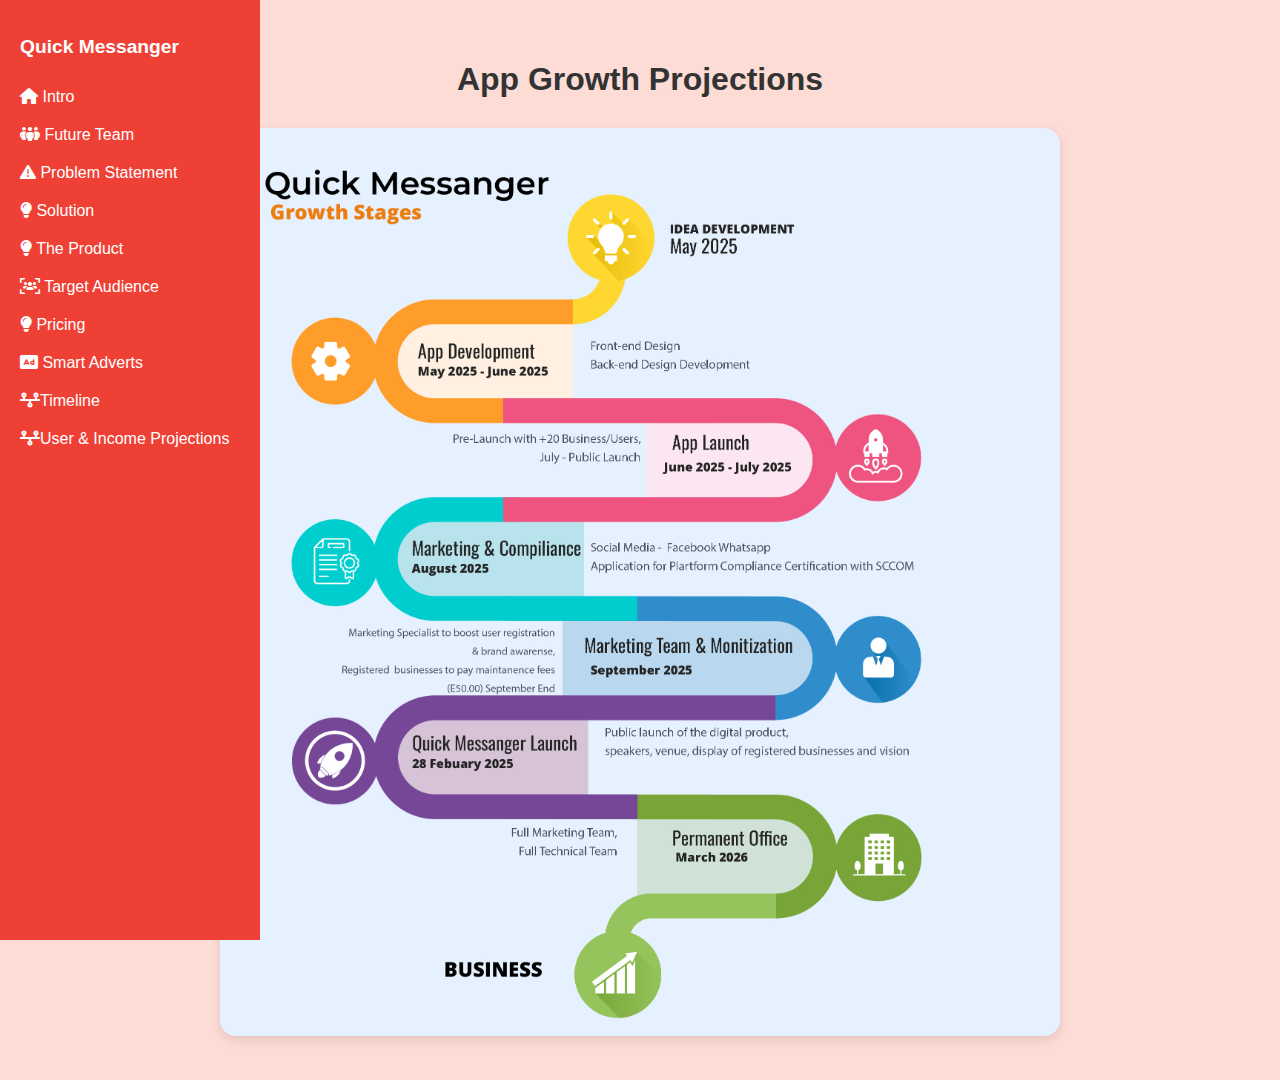
<file: growth_stages.html>
<!DOCTYPE html>
<html lang="en">
<head>
  <meta charset="UTF-8">
  <meta name="viewport" content="width=device-width, initial-scale=1.0">
  <title>Business Problems</title>
  <link rel="stylesheet" href="https://cdnjs.cloudflare.com/ajax/libs/font-awesome/6.4.2/css/all.min.css">
  
  <link rel="stylesheet" href="https://cdnjs.cloudflare.com/ajax/libs/font-awesome/6.5.0/css/all.min.css">
  <!-- Google Fonts -->
  <link href="https://fonts.googleapis.com/css2?family=Montserrat:wght@400;700&display=swap" rel="stylesheet">
  <link rel="stylesheet" href="./static/styles.css" />
  <link rel="icon" type="image/png" href="./static/images/qm_logo.png"/>
  <style>
      :root {
      --primary-color:  #EF4036;
      --secondary-color:  #1e9e69;
      --bg-color: #f8faff;}
      .problem-details i {
        color: #575757;
        /* margin-right: 10px; */
      }
      .problem-details strong {
        color: var(--primary-color);
      }
    body {
      font-family: Arial, sans-serif;
      background: #f7f9fc;
      display: flex;
      flex-direction: column;
      align-items: center;
      padding: 40px;
    }

    h1 {
      margin-bottom: 30px;
      color: #333;
    }

    /* Container for the boxes */
    .problem-container {
      display: flex;
      flex-wrap: wrap;
      justify-content: center;
      gap: 20px;
      max-width: 900px;
    }

    /* Each clickable problem box */
    .problem-box {
      background: #fff;
      border: 2px solid var(--primary-color);
      border-radius: 12px;
      width: 150px;
      height: 150px;
      display: flex;
      flex-direction: column;
      align-items: center;
      justify-content: center;
      cursor: pointer;
      text-align: center;
      transition: all 0.3s ease;
      box-shadow: 0 4px 10px rgba(0, 0, 0, 0.1);
    }

    .problem-box:hover {
      background: var(--primary-color);
      color: #fff;
      transform: translateY(-5px);
    }

    .problem-box i {
      font-size: 28px;
      margin-bottom: 10px;
    }

    .problem-box span {
      font-weight: bold;
      font-size: 16px;
    }

    /* Problem detail display */
    .problem-details {
      margin-top: 30px;
      max-width: 600px;
      background: #fff;
      border-radius: 12px;
      padding: 20px;
      border-top: 6px solid var(--primary-color);
      box-shadow: 0 4px 12px rgba(0, 0, 0, 0.1);
      display: none;
      text-align: left;
      font-size: 30px;
      font-weight: 700;
      color: #333;
      line-height: 1.6;
    }

    .problem-details.active {
      display: block;
      animation: fadeIn 0.4s ease-in-out;
    }

    @keyframes fadeIn {
      from {
        opacity: 0;
        transform: translateY(10px);
      }
      to {
        opacity: 1;
        transform: translateY(0);
      }
    }
  </style>
</head>
<body>
<nav style="">
    <h2> Quick Messanger</h2>
    <ul>
      <li><a href="#" onclick="showSlide(1)"><i class="fa-solid fa-house"></i> Intro</a></li>
      <li><a href="#" onclick="showSlide(2)"><i class="fa-solid fa-people-group"></i> Future Team</a></li>
      <li><a href="problem_statement.html" ><i class="fa-solid fa-triangle-exclamation"></i> Problem Statement</a></li>
      <!-- <li><a href="#" onclick="showSlide(4)"><i class="fa-solid fa-triangle-exclamation"></i> Problem Statement 2</a></li> -->
      <li><a href="solution.html" onclick="showSlide(5)"><i class="fa-solid fa-lightbulb"></i> Solution</a></li>
      <li><a href="https://quickmessanger.com" ><i class="fa-solid fa-lightbulb"></i> The Product</a></li>
      <li><a href="target_audience.html" ><i class="fa-solid fa-users-viewfinder"></i> Target Audience</a></li>
      <li><a href="https://quickmessanger.com/pricing" ><i class="fa-solid fa-lightbulb"></i> Pricing</a></li>
      <li><a href="#" onclick="showSlide(7)"><i class="fa-solid fa-rectangle-ad"></i> Smart Adverts</a></li>
      <li><a href="growth_stages.html" ><i class="fa-solid fa-timeline"></i>Timeline</a></li>
      <li><a href="income_projects.html" onclick="showSlide(8)"><i class="fa-solid fa-timeline"></i>User & Income Projections</a></li>
    </ul>
  </nav>
  <h1>App Growth Projections</h1>

  <div  style="width:70%;margin:0 auto" class="">

    <img src="./static/images/growth_stages.jpg" alt="Growth Stages" style="width:100%;border-radius:16px;box-shadow:0 4px 12px rgba(0,0,0,0.1)">
  </div>

  <!-- Problem description display -->
  <div id="problem-details" class="problem-details"></div>

</body>
</html>
</file>
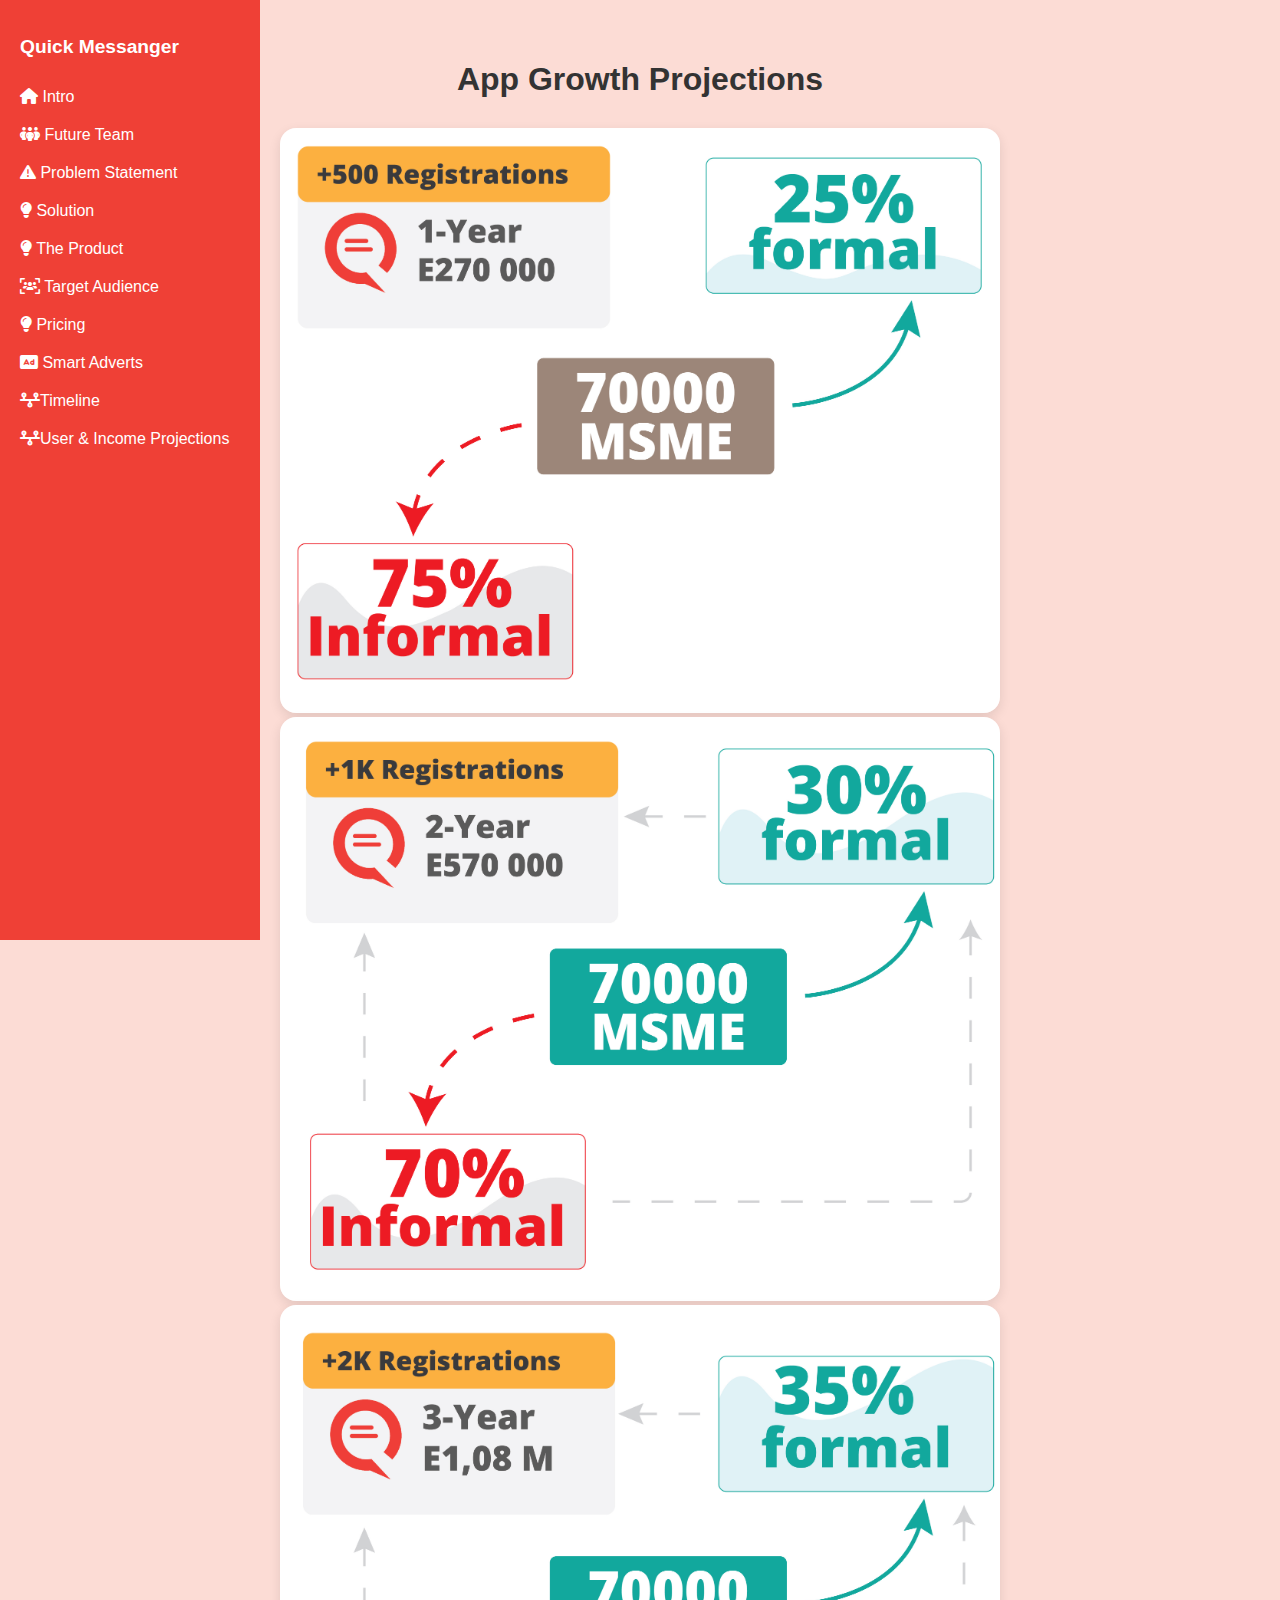
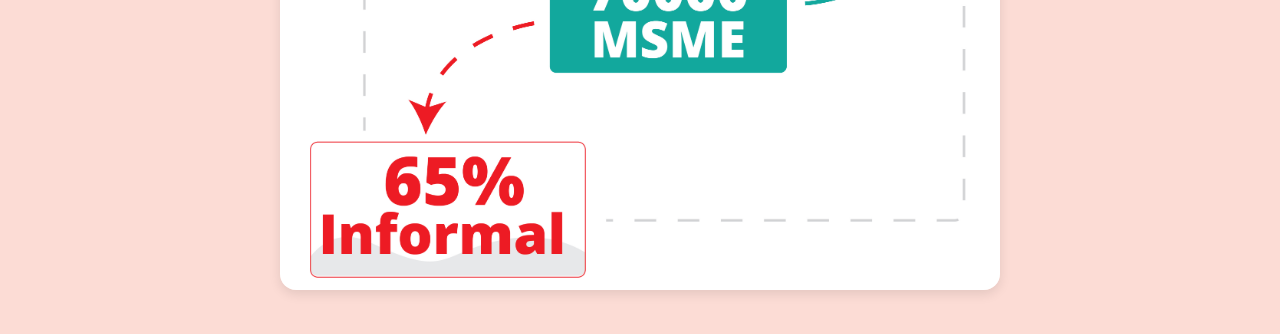
<file: income_projects.html>
<!DOCTYPE html>
<html lang="en">
<head>
  <meta charset="UTF-8">
  <meta name="viewport" content="width=device-width, initial-scale=1.0">
  <title>Business Problems</title>
  <link rel="stylesheet" href="https://cdnjs.cloudflare.com/ajax/libs/font-awesome/6.4.2/css/all.min.css">
  
  <link rel="stylesheet" href="https://cdnjs.cloudflare.com/ajax/libs/font-awesome/6.5.0/css/all.min.css">
  <!-- Google Fonts -->
  <link href="https://fonts.googleapis.com/css2?family=Montserrat:wght@400;700&display=swap" rel="stylesheet">
  <link rel="stylesheet" href="./static/styles.css" />
  <link rel="icon" type="image/png" href="./static/images/qm_logo.png"/>
  <style>
      :root {
      --primary-color:  #EF4036;
      --secondary-color:  #1e9e69;
      --bg-color: #f8faff;}
      .problem-details i {
        color: #575757;
        /* margin-right: 10px; */
      }
      .problem-details strong {
        color: var(--primary-color);
      }
    body {
      font-family: Arial, sans-serif;
      background: #f7f9fc;
      display: flex;
      flex-direction: column;
      align-items: center;
      padding: 40px;
    }

    h1 {
      margin-bottom: 30px;
      color: #333;
    }

    /* Container for the boxes */
    .problem-container {
      display: flex;
      flex-wrap: wrap;
      justify-content: center;
      gap: 20px;
      max-width: 900px;
    }

    /* Each clickable problem box */
    .problem-box {
      background: #fff;
      border: 2px solid var(--primary-color);
      border-radius: 12px;
      width: 150px;
      height: 150px;
      display: flex;
      flex-direction: column;
      align-items: center;
      justify-content: center;
      cursor: pointer;
      text-align: center;
      transition: all 0.3s ease;
      box-shadow: 0 4px 10px rgba(0, 0, 0, 0.1);
    }

    .problem-box:hover {
      background: var(--primary-color);
      color: #fff;
      transform: translateY(-5px);
    }

    .problem-box i {
      font-size: 28px;
      margin-bottom: 10px;
    }

    .problem-box span {
      font-weight: bold;
      font-size: 16px;
    }

    /* Problem detail display */
    .problem-details {
      margin-top: 30px;
      max-width: 600px;
      background: #fff;
      border-radius: 12px;
      padding: 20px;
      border-top: 6px solid var(--primary-color);
      box-shadow: 0 4px 12px rgba(0, 0, 0, 0.1);
      display: none;
      text-align: left;
      font-size: 30px;
      font-weight: 700;
      color: #333;
      line-height: 1.6;
    }

    .problem-details.active {
      display: block;
      animation: fadeIn 0.4s ease-in-out;
    }

    @keyframes fadeIn {
      from {
        opacity: 0;
        transform: translateY(10px);
      }
      to {
        opacity: 1;
        transform: translateY(0);
      }
    }
  </style>
</head>
<body>
     <nav style="">
    <h2> Quick Messanger</h2>
    <ul>
      <li><a href="#" onclick="showSlide(1)"><i class="fa-solid fa-house"></i> Intro</a></li>
      <li><a href="#" onclick="showSlide(2)"><i class="fa-solid fa-people-group"></i> Future Team</a></li>
      <li><a href="problem_statement.html" ><i class="fa-solid fa-triangle-exclamation"></i> Problem Statement</a></li>
      <!-- <li><a href="#" onclick="showSlide(4)"><i class="fa-solid fa-triangle-exclamation"></i> Problem Statement 2</a></li> -->
      <li><a href="solution.html" onclick="showSlide(5)"><i class="fa-solid fa-lightbulb"></i> Solution</a></li>
      <li><a href="https://quickmessanger.com" ><i class="fa-solid fa-lightbulb"></i> The Product</a></li>
      <li><a href="target_audience.html" ><i class="fa-solid fa-users-viewfinder"></i> Target Audience</a></li>
      <li><a href="https://quickmessanger.com/pricing" ><i class="fa-solid fa-lightbulb"></i> Pricing</a></li>
      <li><a href="#" onclick="showSlide(7)"><i class="fa-solid fa-rectangle-ad"></i> Smart Adverts</a></li>
      <li><a href="growth_stages.html" ><i class="fa-solid fa-timeline"></i>Timeline</a></li>
      <li><a href="income_projects.html" onclick="showSlide(8)"><i class="fa-solid fa-timeline"></i>User & Income Projections</a></li>
    </ul>
  </nav>
  <h1>App Growth Projections</h1>

  <div  style="width:60%;margin:0 auto" class="">
    <img src="./static/images/sales-01.jpg" alt="Growth Stages" style="width:100%;border-radius:16px;box-shadow:0 4px 12px rgba(0,0,0,0.1)">
    <img src="./static/images/sales-02.jpg" alt="Growth Stages" style="width:100%;border-radius:16px;box-shadow:0 4px 12px rgba(0,0,0,0.1)">
    <img src="./static/images/sales-03.jpg" alt="Growth Stages" style="width:100%;border-radius:16px;box-shadow:0 4px 12px rgba(0,0,0,0.1)">
  </div>

  <!-- Problem description display -->
  <div id="problem-details" class="problem-details"></div>

</body>
</html>
</file>
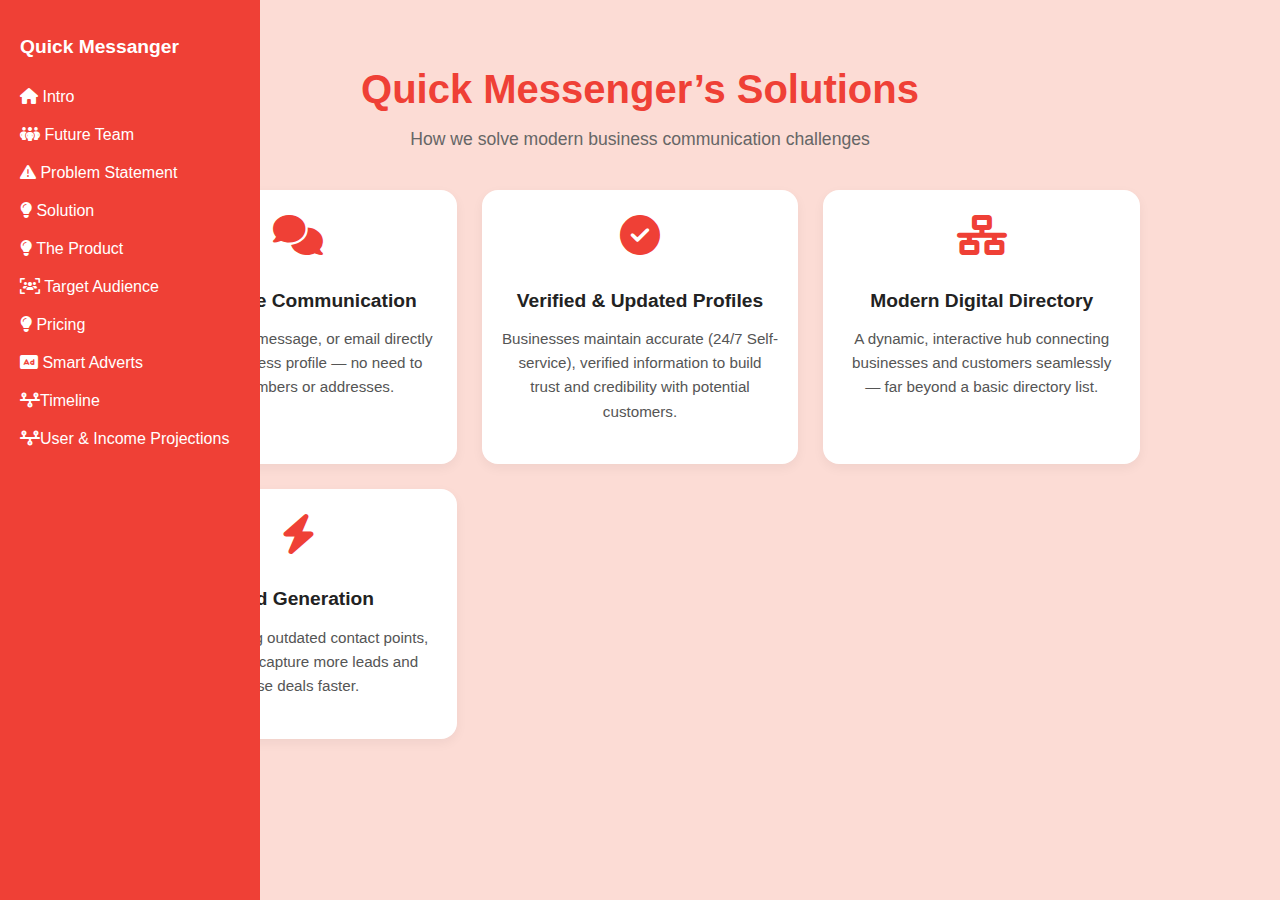
<file: solution.html>
<!DOCTYPE html>
<html lang="en">
<head>
  <meta charset="UTF-8">
  <meta name="viewport" content="width=device-width, initial-scale=1.0">
  <title>Quick Messenger Solutions</title>
  <link rel="stylesheet" href="https://cdnjs.cloudflare.com/ajax/libs/font-awesome/6.4.2/css/all.min.css">
  
  <link rel="stylesheet" href="https://cdnjs.cloudflare.com/ajax/libs/font-awesome/6.5.0/css/all.min.css">
  <!-- Google Fonts -->
  <link href="https://fonts.googleapis.com/css2?family=Montserrat:wght@400;700&display=swap" rel="stylesheet">
  <link rel="stylesheet" href="./static/styles.css" />
  <link rel="icon" type="image/png" href="./static/images/qm_logo.png"/>
  <style>
      :root {
      --primary-color:  #EF4036;
      --secondary-color:  #1e9e69;}
    body {
      font-family: 'Segoe UI', Tahoma, Geneva, Verdana, sans-serif;
      background: #f4f7fb;
      margin: 0;
      padding: 40px 20px;
      color: #333;
      text-align: center;
    }

    h1 {
      font-size: 2.5rem;
      margin-bottom: 10px;
      color: var(--primary-color);
    }

    p.subheading {
      font-size: 1.1rem;
      color: #666;
      margin-bottom: 40px;
    }

    /* Grid container */
    .solution-grid {
      display: grid;
      grid-template-columns: repeat(auto-fit, minmax(250px, 1fr));
      gap: 25px;
      max-width: 1000px;
      margin: 0 auto;
    }

    /* Solution card */
    .solution-card {
      background: #fff;
      border-radius: 16px;
      padding: 25px 20px;
      text-align: center;
      transition: all 0.3s ease;
      box-shadow: 0 4px 12px rgba(0, 0, 0, 0.05);
      cursor: pointer;
      position: relative;
      overflow: hidden;
    }

    /* Hover effect */
    .solution-card:hover {
      transform: translateY(-8px);
      box-shadow: 0 8px 20px rgba(0, 123, 255, 0.2);
      transform: scale(1.5);
      z-index:100
    }
     /* Hover effect */
    .solution-card:hover h3, .solution-card:hover p , .solution-card:hover i {
      color:white !important;
    }

    /* Icon styles */
    .solution-card i {
      font-size: 40px;
      color: var(--primary-color);
      margin-bottom: 15px;
      transition: color 0.3s ease;
    }

    .solution-card:hover i {
      color: #0056b3;
    }

    /* Title */
    .solution-card h3 {
      font-size: 1.2rem;
      margin-bottom: 10px;
      color: #222;
    }

    /* Description */
    .solution-card p {
      font-size: 0.95rem;
      color: #555;
      line-height: 1.6;
    }

    /* Subtle background animation */
    .solution-card::before {
      content: "";
      position: absolute;
      top: 0;
      left: 0;
      width: 200%;
      height: 200%;
      background: var(--primary-color);
      transition: opacity 0.4s ease;
      opacity: 0;
      z-index: 0;
      z-index:-1
    }

    .solution-card:hover::before {
      opacity: 1;
    }

    /* Responsive fix */
    @media (max-width: 500px) {
      h1 {
        font-size: 1.8rem;
      }
    }
  </style>
</head>
<body>
  <nav style="">
    <h2> Quick Messanger</h2>
    <ul>
      <li><a href="#" onclick="showSlide(1)"><i class="fa-solid fa-house"></i> Intro</a></li>
      <li><a href="#" onclick="showSlide(2)"><i class="fa-solid fa-people-group"></i> Future Team</a></li>
      <li><a href="problem_statement.html" ><i class="fa-solid fa-triangle-exclamation"></i> Problem Statement</a></li>
      <!-- <li><a href="#" onclick="showSlide(4)"><i class="fa-solid fa-triangle-exclamation"></i> Problem Statement 2</a></li> -->
      <li><a href="solution.html" onclick="showSlide(5)"><i class="fa-solid fa-lightbulb"></i> Solution</a></li>
      <li><a href="https://quickmessanger.com" ><i class="fa-solid fa-lightbulb"></i> The Product</a></li>
      <li><a href="target_audience.html" ><i class="fa-solid fa-users-viewfinder"></i> Target Audience</a></li>
      <li><a href="https://quickmessanger.com/pricing" ><i class="fa-solid fa-lightbulb"></i> Pricing</a></li>
      <li><a href="#" onclick="showSlide(7)"><i class="fa-solid fa-rectangle-ad"></i> Smart Adverts</a></li>
      <li><a href="growth_stages.html" ><i class="fa-solid fa-timeline"></i>Timeline</a></li>
      <li><a href="income_projects.html" onclick="showSlide(8)"><i class="fa-solid fa-timeline"></i>User & Income Projections</a></li>
    </ul>
  </nav>

  <h1>Quick Messenger’s Solutions</h1>
  <p class="subheading">How we solve modern business communication challenges</p>

  <div class="solution-grid">
    <!-- Solution 1 -->
    <div class="solution-card">
      <i class="fas fa-comments"></i>
      <h3>Real-time Communication</h3>
      <p>
        Instantly call, message, or email directly from a business profile —
        no need to copy numbers or addresses.
      </p>
    </div>

    <!-- Solution 2 -->
    <div class="solution-card">
      <i class="fas fa-check-circle"></i>
      <h3>Verified & Updated Profiles</h3>
      <p>
        Businesses maintain accurate (24/7 Self-service), verified information to build trust and credibility
        with potential customers.
      </p>
    </div>

    <!-- Solution 3 -->
    <div class="solution-card">
      <i class="fas fa-network-wired"></i>
      <h3>Modern Digital Directory</h3>
      <p>
        A dynamic, interactive hub connecting businesses and customers seamlessly —
        far beyond a basic directory list.
      </p>
    </div>

    <!-- Solution 4 -->
    <div class="solution-card">
      <i class="fas fa-bolt"></i>
      <h3>Lead Generation</h3>
      <p>
        By eliminating outdated contact points, businesses capture more leads
        and close deals faster.
      </p>
    </div>
  </div>

</body>
</html>
</file>
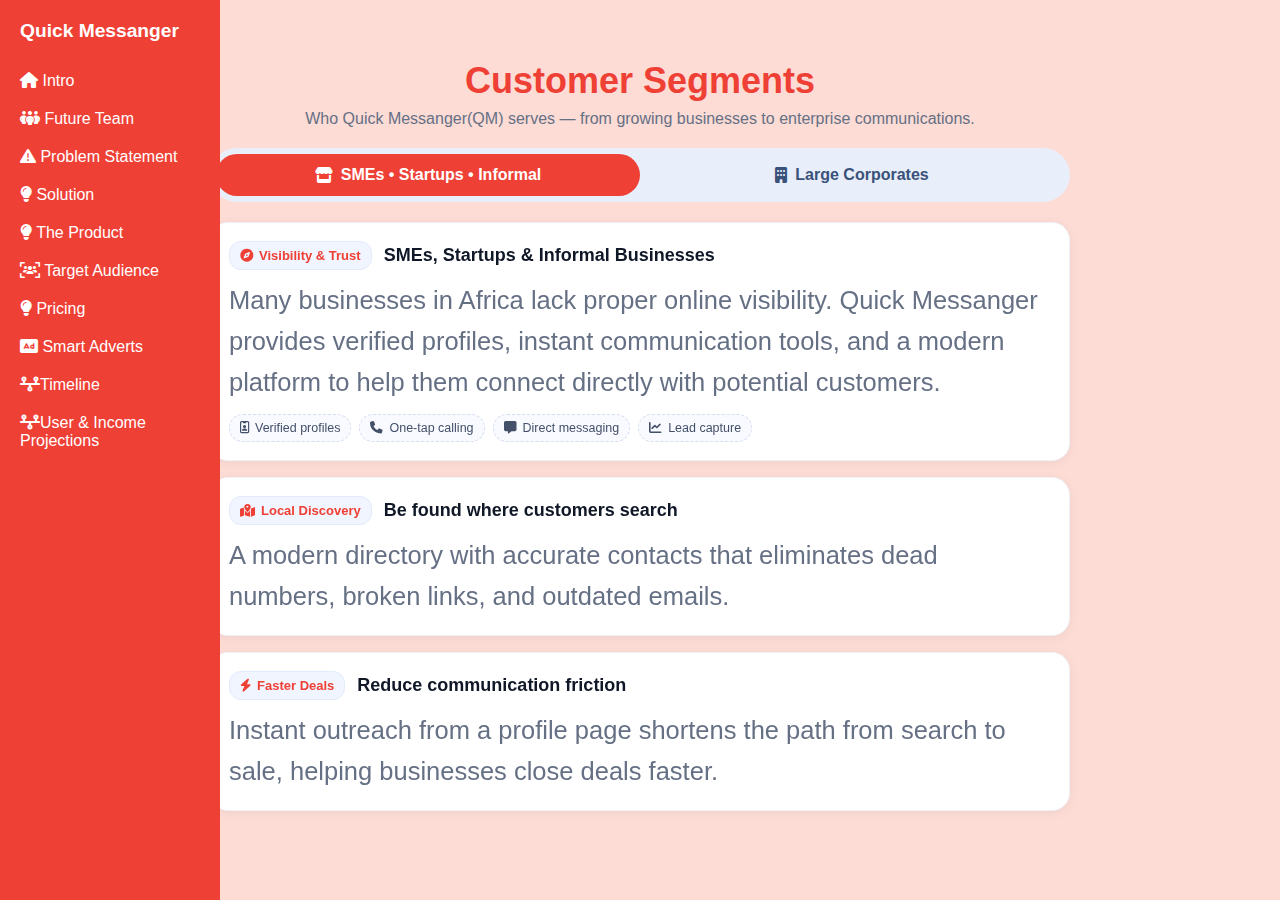
<file: target_audience.html>
<!DOCTYPE html>
<html lang="en">
<head>
  <meta charset="UTF-8">
  <meta name="viewport" content="width=device-width, initial-scale=1">
  <title>Quick Messanger — Customer Segments</title>
  <link rel="stylesheet" href="https://cdnjs.cloudflare.com/ajax/libs/font-awesome/6.5.0/css/all.min.css">
  <!-- Google Fonts -->
  <link href="https://fonts.googleapis.com/css2?family=Montserrat:wght@400;700&display=swap" rel="stylesheet">
  <link rel="stylesheet" href="./static/styles.css" />
  <link rel="icon" type="image/png" href="./static/images/qm_logo.png"/>
  


  <style>
    :root {
      --brand: #EF4036;
      --ink: #101828;
      --muted: #667085;
      --bg: #f6f8fb;
      --card: #ffffff;
      --ring: rgba(13, 110, 253, .15);
      --radius: 18px;
    }

    * {
      box-sizing: border-box;
      margin: 0;
      padding: 0;
    }

    body {
      font-family: "Segoe UI", Roboto, Arial, sans-serif;
      background: var(--bg);
      color: var(--ink);
      padding: 20px;
      display: flex;
      justify-content: center;
    }

    .wrap {
      max-width: 900px;
      width: 100%;
      display: flex;
      flex-direction: column;
      gap: 20px;
    }

    /* Heading */
    .heading {
      text-align: center;
    }

    .heading h1 {
      font-size: clamp(24px, 4vw, 36px);
      margin-bottom: 8px;
      color: var(--brand);
    }

    .heading p {
      color: var(--muted);
      font-size: 16px;
    }

    /* Tabs */
    .tabs {
      display: flex;
      background: #e9eefb;
      border-radius: 999px;
      padding: 6px;
      justify-content: space-between;
      align-items: center;
      position: relative;
    }

    .tab {
      flex: 1;
      text-align: center;
      padding: 12px 10px;
      cursor: pointer;
      border-radius: 999px;
      font-weight: 600;
      color: #39527a;
      font-size: 14px;
      transition: color 0.25s ease, background 0.25s ease;
      display: flex;
      justify-content: center;
      align-items: center;
      gap: 8px;
      z-index: 1;
    }

    .tab.active {
      background: var(--brand);
      color: #fff;
    }

    /* Cards Container (Flex Column) */
    .cards-container {
      display: flex;
      flex-direction: column;
      gap: 16px;
      width: 100%;
    }

    /* Card Styles */
    .card {
      background: var(--card);
      border-radius: var(--radius);
      padding: 18px;
      border: 1px solid #eef1f6;
      box-shadow: 0 2px 12px rgba(16, 24, 40, 0.05);
      display: flex;
      flex-direction: column;
      transition: transform 0.25s ease, box-shadow 0.25s ease, border-color 0.25s;
    }

    .card:hover {
      transform: translateY(-4px);
      box-shadow: 0 16px 36px rgba(13, 110, 253, 0.12);
      border-color: var(--brand);
    }

    .card .top {
      display: flex;
      align-items: center;
      gap: 12px;
      margin-bottom: 10px;
      flex-wrap: wrap;
    }

    .badge {
      display: inline-flex;
      align-items: center;
      gap: 6px;
      padding: 6px 10px;
      border-radius: 12px;
      font-weight: 600;
      background: #f0f5ff;
      color: var(--brand);
      font-size: 13px;
      border: 1px solid #e2eafc;
    }

    .title {
      font-size: 18px;
      font-weight: 700;
      color: var(--ink);
    }

    .muted {
      font-size: 25.5px;
      color: var(--muted);
      line-height: 1.6;
    }

    /* Chips */
    .chips {
      margin-top: 12px;
      display: flex;
      flex-wrap: wrap;
      gap: 8px;
    }

    .chip {
      font-size: 12.5px;
      padding: 6px 10px;
      border-radius: 999px;
      border: 1px dashed #d7def0;
      color: #44506a;
      background: #f8faff;
      display: inline-flex;
      align-items: center;
      gap: 6px;
    }

    /* Buttons */
    .cta {
      display: flex;
      justify-content: center;
      gap: 12px;
      margin-top: 20px;
      flex-wrap: wrap;
    }

    .btn {
      background: var(--ink);
      color: #fff;
      padding: 12px 18px;
      border-radius: 12px;
      text-decoration: none;
      font-weight: 700;
      font-size: 14px;
      box-shadow: 0 8px 18px rgba(16, 24, 40, 0.2);
      transition: transform 0.2s ease, box-shadow 0.2s ease;
    }

    .btn:hover {
      transform: translateY(-2px);
      box-shadow: 0 12px 24px rgba(16, 24, 40, 0.28);
    }

    .btn.alt {
      background: var(--brand);
    }

    @media (min-width: 768px) {
      .tab {
        font-size: 16px;
      }
    }
  </style>

</head>
<body>
 <nav style="">
    <h2> Quick Messanger</h2>
    <ul>
      <li><a href="#" onclick="showSlide(1)"><i class="fa-solid fa-house"></i> Intro</a></li>
      <li><a href="#" onclick="showSlide(2)"><i class="fa-solid fa-people-group"></i> Future Team</a></li>
      <li><a href="problem_statement.html" ><i class="fa-solid fa-triangle-exclamation"></i> Problem Statement</a></li>
      <!-- <li><a href="#" onclick="showSlide(4)"><i class="fa-solid fa-triangle-exclamation"></i> Problem Statement 2</a></li> -->
      <li><a href="solution.html" onclick="showSlide(5)"><i class="fa-solid fa-lightbulb"></i> Solution</a></li>
      <li><a href="https://quickmessanger.com" ><i class="fa-solid fa-lightbulb"></i> The Product</a></li>
      <li><a href="target_audience.html" ><i class="fa-solid fa-users-viewfinder"></i> Target Audience</a></li>
      <li><a href="https://quickmessanger.com/pricing" ><i class="fa-solid fa-lightbulb"></i> Pricing</a></li>
      <li><a href="#" onclick="showSlide(7)"><i class="fa-solid fa-rectangle-ad"></i> Smart Adverts</a></li>
      <li><a href="growth_stages.html" ><i class="fa-solid fa-timeline"></i>Timeline</a></li>
      <li><a href="income_projects.html" onclick="showSlide(8)"><i class="fa-solid fa-timeline"></i>User & Income Projections</a></li>
    </ul>
  </nav>
  <div class="wrap">
    <!-- Heading -->
    <div class="heading">
      <h1>Customer Segments</h1>
      <p>Who Quick Messanger(QM) serves — from growing businesses to enterprise communications.</p>
    </div>

    <!-- Tabs -->
    <div class="tabs" id="tabs">
      <div class="tab active" data-mode="sme">
        <i class="fa-solid fa-store"></i> SMEs • Startups • Informal
      </div>
      <div class="tab" data-mode="corp">
        <i class="fa-solid fa-building"></i> Large Corporates
      </div>
    </div>

    <!-- Cards Section -->
    <div class="cards-container" id="cards">
      <!-- SMEs Segment -->
      <div class="card seg-sme">
        <div class="top">
          <span class="badge"><i class="fa-solid fa-compass"></i> Visibility & Trust</span>
          <span class="title">SMEs, Startups & Informal Businesses</span>
        </div>
        <p class="muted">
          Many businesses in Africa lack proper online visibility. Quick Messanger provides verified profiles,
          instant communication tools, and a modern platform to help them connect directly with potential customers.
        </p>
        <div class="chips">
          <span class="chip"><i class="fa-regular fa-id-badge"></i> Verified profiles</span>
          <span class="chip"><i class="fa-solid fa-phone"></i> One-tap calling</span>
          <span class="chip"><i class="fa-solid fa-message"></i> Direct messaging</span>
          <span class="chip"><i class="fa-solid fa-chart-line"></i> Lead capture</span>
        </div>
      </div>

      <div class="card seg-sme">
        <div class="top">
          <span class="badge"><i class="fa-solid fa-map-location-dot"></i> Local Discovery</span>
          <span class="title">Be found where customers search</span>
        </div>
        <p class="muted">
          A modern directory with accurate contacts that eliminates dead numbers, broken links, and outdated emails.
        </p>
      </div>

      <div class="card seg-sme">
        <div class="top">
          <span class="badge"><i class="fa-solid fa-bolt"></i> Faster Deals</span>
          <span class="title">Reduce communication friction</span>
        </div>
        <p class="muted">
          Instant outreach from a profile page shortens the path from search to sale, helping businesses close deals faster.
        </p>
      </div>

      <!-- Corporate Segment -->
      <div class="card seg-corp" style="display: none;">
        <div class="top">
          <span class="badge"><i class="fa-solid fa-network-wired"></i> Smart Comms</span>
          <span class="title">Large Corporates</span>
        </div>
        <p class="muted">
          Corporates need smart tools to manage communication flows internally and externally.
          Quick Messanger provides governance, routing, and analytics to streamline interactions.
        </p>
        <div class="chips">
          <span class="chip"><i class="fa-solid fa-diagram-project"></i> Routing & queues</span>
          <span class="chip"><i class="fa-solid fa-user-shield"></i> Roles & permissions</span>
          <span class="chip"><i class="fa-solid fa-shield-halved"></i> Compliance</span>
          <span class="chip"><i class="fa-solid fa-chart-pie"></i> Analytics</span>
        </div>
      </div>

      <div class="card seg-corp" style="display: none;">
        <div class="top">
          <span class="badge"><i class="fa-solid fa-building-user"></i> Internal</span>
          <span class="title">Orchestrate internal workflows</span>
        </div>
        <p class="muted">
          Organize department communications, track SLAs, and automate escalation rules to improve efficiency.
        </p>
      </div>

      <div class="card seg-corp" style="display: none;">
        <div class="top">
          <span class="badge"><i class="fa-solid fa-briefcase"></i> B2B</span>
          <span class="title">Communicate with other corporates</span>
        </div>
        <p class="muted">
          Verified inter-company directories and secure threads streamline collaboration with partners and suppliers.
        </p>
      </div>
    </div>

    <!-- CTA -->
    <!-- <div class="cta">
      <a class="btn alt" href="#"><i class="fa-solid fa-rocket"></i> Launch Pilot</a>
      <a class="btn" href="#"><i class="fa-solid fa-file-lines"></i> Request One-Pager</a>
    </div> -->
  </div>

  <script>
    const tabs = document.querySelectorAll('.tab');
    const smeCards = document.querySelectorAll('.seg-sme');
    const corpCards = document.querySelectorAll('.seg-corp');

    tabs.forEach(tab => {
      tab.addEventListener('click', () => {
        tabs.forEach(t => t.classList.remove('active'));
        tab.classList.add('active');

        const mode = tab.dataset.mode;

        if (mode === 'sme') {
          smeCards.forEach(card => card.style.display = 'flex');
          corpCards.forEach(card => card.style.display = 'none');
        } else {
          smeCards.forEach(card => card.style.display = 'none');
          corpCards.forEach(card => card.style.display = 'flex');
        }
      });
    });
  </script>
</body>
</html>
</file>
<file: static/styles.css>
:root {
      --primary-color:  #EF4036;
      --secondary-color:  #1e9e69;
      --bg-color: #f8faff;
      --text-color: #333;

      --bg:#0f172a; /* slate-900 */
      --card:#111827; /* gray-900 */
      --muted:#94a3b8; /* slate-400 */
      --text:#e5e7eb; /* gray-200 */
      --accent:#22d3ee; /* cyan-400 */
      --accent-2:#a78bfa; /* violet-400 */
      --success:#34d399; /* emerald-400 */
      --warn:#f59e0b; /* amber-500 */
      --danger:#fb7185; /* rose-400 */
      --line:#1f2937;
    }

.slide{
  height:max-content !important
}

nav{
  transform: translateX(-90%) !important;
  transition: transform 0.3s ease-in-out;
}

nav:hover{
  transform: translateX(0) !important;
}

    :root {
      --primary-color:  #EF4036;
      --secondary-color:  #1e9e69;
      --bg-color: #f8faff;
      --text-color: #333;
    }

    body {
      margin: 0;
      font-family: 'Montserrat', sans-serif;
      background: #f4f6f9;
      color: #333;
    }
    nav {
      position: fixed;
      top: 0;
      left: 0;
      width: 220px;
      height: 100%;
      background: var(--primary-color);
      color: #fff;
      padding: 20px;
      z-index:500
    }
    nav h2 {
      text-align: left;
      margin-bottom: 30px;
      font-size: 1.2rem;
    }
    nav ul {
      list-style: none;
      padding: 0;
    }
    nav ul li {
      margin: 20px 0;
      text-align: left;
    }
    nav ul li a {
      color: #fff;
      text-decoration: none;
      font-size: 1rem;
      display: block;
      transition: 0.3s;
    }
    nav ul li a:hover {
      color: var(--secondary-color);
    }
    .content {
      margin-left: 240px;
      padding: 40px;
      transition: all 0.4s ease;
      width:90%;
      max-width: 1240px;
      margin:0 auto;
    }
    .slide {
      display: none !important;
      min-height: 100vh;
      max-height: 60vh !important;
      width:90%;
      padding: 60px;
      border-radius: 15px;
      box-shadow: 0 4px 10px rgba(0,0,0,0.1);
      background: #fff;
      animation: fadeIn 0.6s ease;
    }
    .slide.active { display: block !important; }
    @keyframes fadeIn {
      from { opacity: 0; transform: translateY(10px); }
      to { opacity: 1; transform: translateY(0); }
    }

    /* Slide templates */
    .slide-1 {
      text-align: center;
    }
    .slide-1 h1 { font-size: 2.5rem; margin-bottom: 15px; }
    .slide-1 p { font-size: 1.2rem; }

    .slide-2 {
      display: grid;
      grid-template-columns: 1fr 1fr;
      gap: 30px;
      align-items: center;
    }
    .slide-2 img {
      width: 100%;
      border-radius: 10px;
    }
    .slide-2 h2 { font-size: 2rem; }

    .slide-3 {
      display: flex;
      justify-content: space-around;
      text-align: center;
    }
    .slide-3 .card {
      background: #f9fafb;
      padding: 20px;
      border-radius: 12px;
      width: 30%;
      box-shadow: 0 2px 8px rgba(0,0,0,0.05);
    }
    .slide-3 i {
      font-size: 2rem;
      margin-bottom: 10px;
      color: var(--primary-color);
    }
    .gen-flex{
      display: flex;
      justify-content: center;
      align-items: center;
      gap:4px;
    }
    .gen-flex-col{
      display: flex;
      justify-content: center;
      align-items: center;
      flex-direction: column;
      gap:4px
    }

.slide-8{
      margin:0; font-family:Inter,ui-sans-serif,system-ui,-apple-system,Segoe UI,Roboto,Ubuntu,"Helvetica Neue",Arial;
      /* background: radial-gradient(1200px 800px at 80% -10%, rgba(167,139,250,.25), transparent 60%),
      radial-gradient(900px 700px at -10% 110%, rgba(34,211,238,.18), transparent 55%)
       !important; */
      color:var(--text);
    }
/* Timeline */
.wrap{max-width:1100px; margin:40px auto; padding:0 20px}
.success{background:var(--success)}
.progress{background:linear-gradient(90deg, var(--accent), var(--accent-2)); height:10px; border-radius:999px}
.bar{background:rgba(255,255,255,.06); border:1px solid var(--line); height:10px; border-radius:999px}
.progress-wrap{display:grid; gap:8px; margin-top:16px}

.slide-8 .card{
  background-color: var(--primary-color);
}

.timeline{position:relative; display:grid; gap:24px; margin:34px 0}
.timeline::before{content:""; position:absolute; left:20px; top:0; bottom:0; width:2px; background:linear-gradient(var(--line), rgba(255,255,255,.08));}
@media (min-width:700px){ .timeline::before{left:50%; transform:translateX(-1px);} }


.item{position:relative; display:grid; grid-template-columns:40px 1fr; gap:16px}
@media (min-width:700px){
.item{grid-template-columns:1fr 40px 1fr; align-items:stretch;}
.item:nth-child(odd) .card{grid-column:1/2}
.item:nth-child(odd) .node{grid-column:2/3}
.item:nth-child(even) .card{grid-column:3/4}
.item:nth-child(even) .node{grid-column:2/3}
}


.node{position:relative; display:grid; place-items:center}
.node .icon{
z-index:1; width:40px; height:40px; border-radius:50%; display:grid; place-items:center; font-size:18px;
background:linear-gradient(180deg, rgba(255,255,255,.08), rgba(255,255,255,.02));
border:1px solid var(--line); box-shadow:0 6px 24px rgba(0,0,0,.35);
}
.card{
background:linear-gradient(180deg, rgba(255,255,255,.05), rgba(255,255,255,.02));
border:none; border-radius:18px; padding:16px 18px; backdrop-filter: blur(6px);
box-shadow: 0 8px 30px rgba(0,0,0,.3);
position: relative;
}
.card h3{margin:0 0 6px; font-size:18px;color: white;}
.meta{display:flex; gap:10px; flex-wrap:wrap; align-items:center; margin-bottom:8px}
.badge{font-size:12px; padding:4px 8px; border-radius:999px; background:rgba(255,255,255,.06); border:1px solid var(--line); color:var(--text)}
.eta{color:rgb(31, 31, 31); font-size:13px}
.desc{color:#ffffff; font-size:14px; line-height:1.5}
.pill-success{background:rgba(52,211,153,1); border-color:rgba(52,211,153,.4)}
.pill-warn{background:rgba(245,158,11,1); border-color:rgba(245,158,11,.4)}
.pill-info{background:rgba(34,211,238,1); border-color:rgba(34,211,238,.45)}
.pill-plan{background:rgba(167,139,250,.12); border-color:rgba(167,139,250,.45)}
.small{font-size:12px; color:var(--muted)}
.footer{display:flex; justify-content:space-between; gap:16px; align-items:center; flex-wrap:wrap; margin-top:22px}
.btn{appearance:none; border:1px solid var(--line); background:rgba(255,255,255,.06); color:var(--text); padding:10px 14px; border-radius:12px; cursor:pointer}
.btn:hover{filter:brightness(1.1)}
.sr-only{position:absolute;width:1px;height:1px;padding:0;margin:-1px;overflow:hidden;clip:rect(0,0,0,0);white-space:nowrap;border:0}
.numb{position:absolute; top:10px; right:10px; background:#ecb604; 
  color:#fff; width:35px; height:35px; border-radius:50%; display:grid; place-items:center;
  font-size:25px; font-weight:600; box-shadow:0 4px 12px rgba(0,0,0,.2);
}

#slide-1 img {
  width: 450px;
  height: 450px;
  /* object-fit: cover; */
}

#slide-1 h2{
  color:var(--primary-color);
}

.badge .pill-info{
  background: grey !important;
  color: #fff;
  border:none;
}

.team-container {
  display: flex;
  justify-content: center;
  gap: 40px;
  margin-bottom: 40px;
}
.member {
  text-align: center;
  width: 220px;
  background: #fff;
  border-radius: 15px;
  padding: 20px;
  box-shadow: 0 4px 12px rgba(0,0,0,0.1);
}
.member img {
  width: 100px;
  height: 100px;
  border-radius: 50%;
  margin-bottom: 15px;
}
.member h3 {
  margin: 10px 0 5px;
  font-size: 1.2rem;
  color: #1e40af;
}
.member p {
  font-size: 0.9rem;
  color: #374151;
}
.bullets {
  margin-top: 30px;
  max-width: 700px;
  text-align: left;
  font-size: 1rem;
}
.bullets li {
  margin-bottom: 12px;
}
.bullets i {
  color: #3b82f6;
  margin-right: 8px;
}

.org-chart {
text-align: center;
max-width: 800px;
}
.org-box {
display: none;
background: #fff;
padding: 15px 20px;
border-radius: 12px;
box-shadow: 0 4px 12px rgba(0,0,0,0.1);
margin: 10px auto;
transition: all 0.5s ease-in-out;
}
.org-box.show {
display: inline-block;
}
.org-box h3 {
margin: 5px 0;
font-size: 1rem;
color: #1e40af;
}
.org-box p {
margin: 0;
font-size: 0.85rem;
color: #374151;
}
.connector {
height: 20px;
border-left: 2px solid #ccc;
margin: 0 auto;
display: none;
}
.slide{
  background: #f1eeec;
}
body{
  background: #fcdcd5 !important;
}

.slide h1{
  border-bottom: 2px solid #EF4036;
  padding-bottom: 20px;
  width:100%;
  text-align: left;
}

.slide .fa-solid{
  color: #10e682;
}
.dynamic-links{
  border:1px solid #EF4036;
  background: #fdf6f5;
  border-radius: 15px;
  padding:20px
}
.dynamic-links h3{
  color: #EF4036;
}
img{
  box-shadow: 0 4px 12px rgba(0,0,0,0.1);
}
.connector.show {
display: block;
}
.images-problem-stat{
  width:90%
}
.slide{
  margin: 0 auto;
}

.slide-2{
  /* background-image: url("../static/images/hierarchy-img.png");
  background-size: cover;
  background-position: center; */
  position: relative;
}
.hierarchy-img{
  position:absolute;
  top:0;
  left:0;
  width:100%;
  z-index:0;
}
</file>
